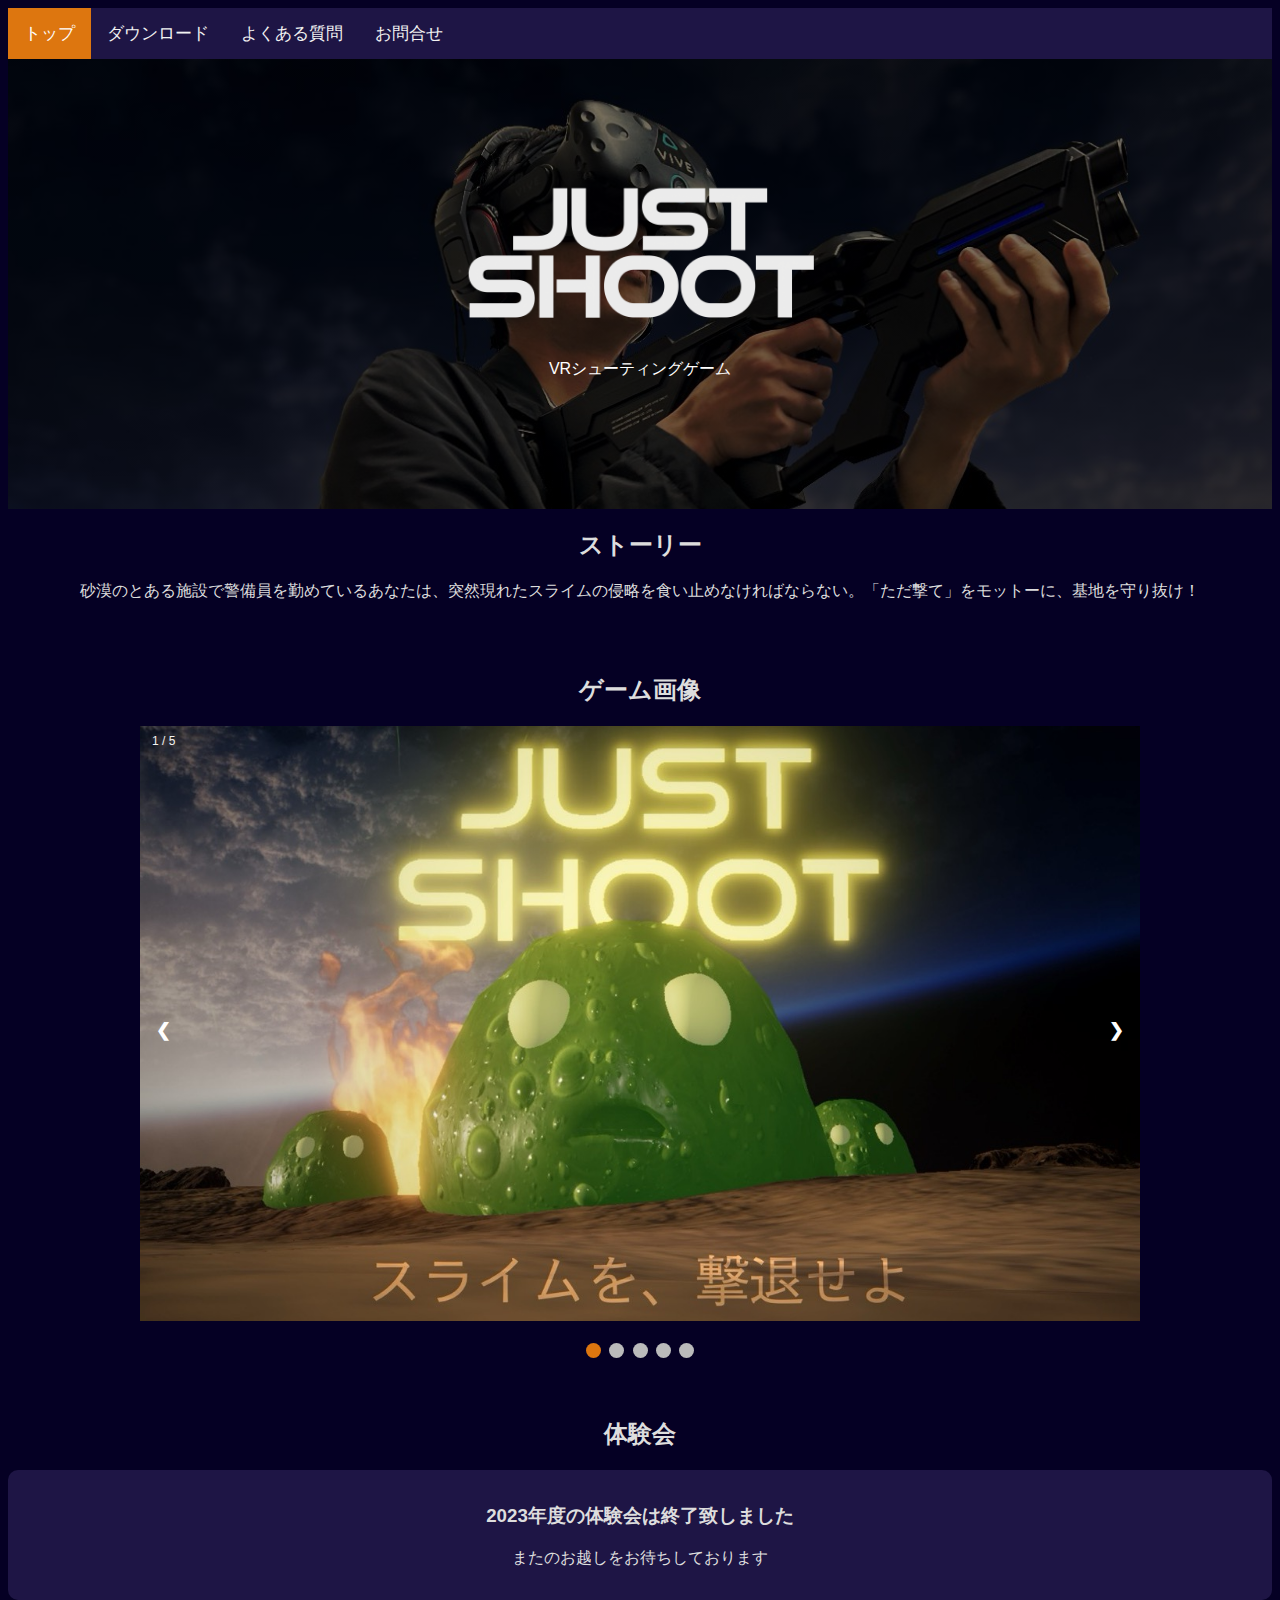
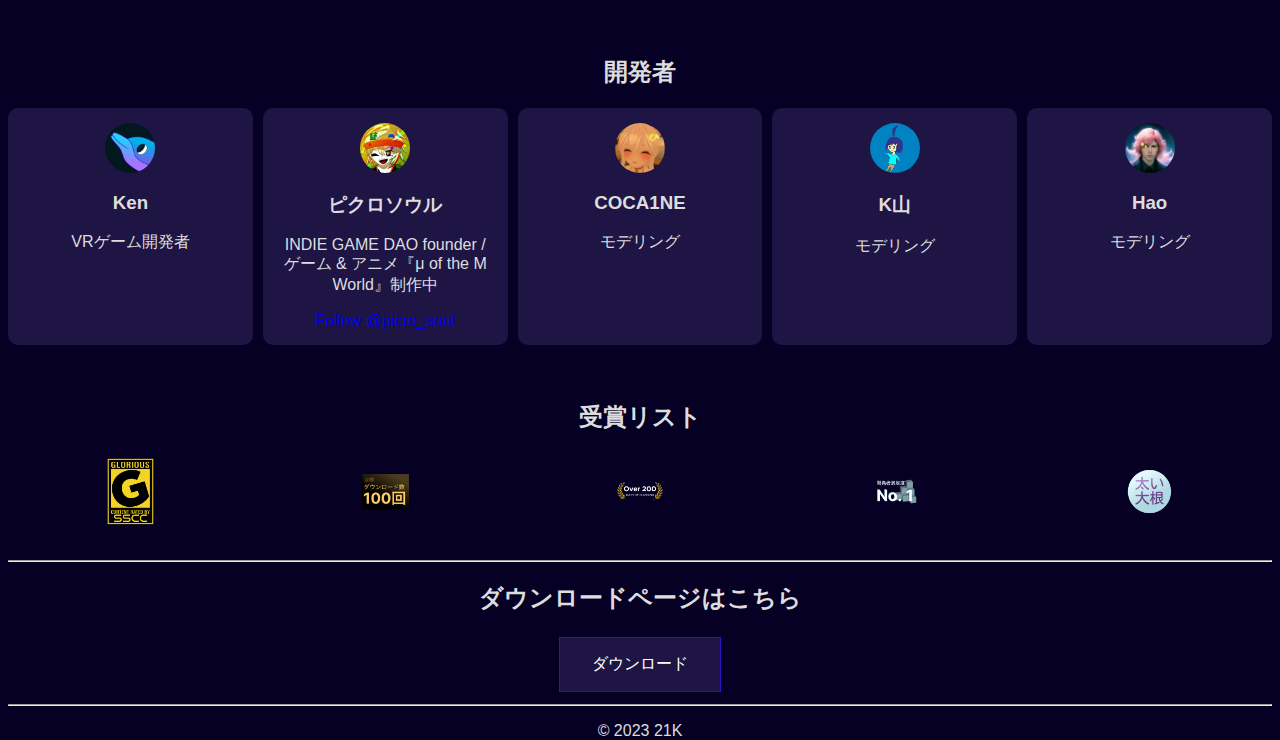
<file: index.html>
<!DOCTYPE html>
<head>
    <meta charset = "utf-8">

    <title>Just Shoot</title>
    <meta name="description" content="Just Shoot: The VR Game">
    <meta property="og:url" content="https://dyecon.github.io/justShoot">
    <meta property="og:type" content="website">
    <meta property="og:image" content="https://dyecon.github.io/justShoot/images/og-image.jpg">
    <meta property="og:image:width" content="1200">
    <meta property="og:image:height" content="627">
    
    <meta name="viewport" content="width=device-width, initial-scale=1, maximum-scale=1, minimum-scale=1" />
    <meta name="theme-color" content="#050024">
    <!-- Windows Phone -->
    <meta name="msapplication-navbutton-color" content="#050024">
    <!-- iOS Safari -->
    <meta name="apple-mobile-web-app-status-bar-style" content="#050024">
    <link rel="icon" type="image/x-icon" href="images/favicon.ico">
    <link rel="stylesheet" href="styles.css">
    <script>
      function topnavIcon() {
          var x = document.getElementById("myTopnav");
          if (x.className === "topnav") {
              x.className += " responsive";
          } else {
              x.className = "topnav";
          }
      }
  </script>
</head>

<body>
    <!--Menu icon for small screens-->
    <link rel="stylesheet" href="https://cdnjs.cloudflare.com/ajax/libs/font-awesome/4.7.0/css/font-awesome.min.css">

    <!--Top navigation bar-->
    <div class="topnav" id="myTopnav">
      <a href="index.html" class="active">トップ</a>
      <a href="download.html">ダウンロード</a>
      <a href="faq.html">よくある質問</a>
      <a href="contact.html">お問合せ</a>
      <a href="javascript:void(0);" class="icon" onclick="topnavIcon()">
        <i class="fa fa-bars"></i>
      </a>
    </div>

    <div class="hero-image">
        <div class="hero-text">
          <img src="images/logo.png" style="width:70%">
          <p>VRシューティングゲーム</p>
          <!--
          <button class = "downloadButton" onclick="location.href='download.html'" style="cursor:pointer">ダウンロード</button>
          -->
        </div>
    </div>
    <div class = centered>
        <h2>ストーリー</h2>
        <p>砂漠のとある施設で警備員を勤めているあなたは、突然現れたスライムの侵略を食い止めなければならない。「ただ撃て」をモットーに、基地を守り抜け！</p>
        <br><br>
        <h2>ゲーム画像</h2>
    </div>
    <div class="slideshow-container">

        <div class="mySlides fade">
          <div class="numbertext">1 / 5</div>
          <img src="images/gallery/1.jpg" style="width:100%">
          <div class="text"></div>
        </div>

        <div class="mySlides fade">
          <div class="numbertext">2 / 5</div>
          <img src="images/gallery/1_1.jpg" style="width:100%">
          <div class="text">臨場感MAX！</div>
        </div>
        
        <div class="mySlides fade">
          <div class="numbertext">3 / 5</div>
          <img src="images/gallery/2.jpg" style="width:100%">
          <div class="text">スライムを、撃退せよ</div>
        </div>
        
        <div class="mySlides fade">
          <div class="numbertext">4 / 5</div>
          <img src="images/gallery/3.jpg" style="width:100%">
          <div class="text">砂漠</div>
        </div>

        <div class="mySlides fade">
          <div class="numbertext">5 / 5</div>
          <img src="images/gallery/4.jpg" style="width:100%">
          <div class="text">撃って、撃って、撃ちまくれ！</div>
        </div>
        
        <a class="prev" onclick="plusSlides(-1)">❮</a>
        <a class="next" onclick="plusSlides(1)">❯</a>
        
    </div>
    <br>
    <div style="text-align:center">
        <span class="dot" onclick="currentSlide(1)"></span> 
        <span class="dot" onclick="currentSlide(2)"></span> 
        <span class="dot" onclick="currentSlide(3)"></span> 
        <span class="dot" onclick="currentSlide(4)"></span>
        <span class="dot" onclick="currentSlide(5)"></span>
    </div>
    <br>
    <br>
    <div class = "centered">
      <h2>体験会</h2>
        <div class = "grid">
          <!--
          <div class = "item">
            <h3>9/8・9/9（金・土）</h3>
            <p><a href = "https://mirai-compass.net/usr/shibusbj/event/evtIndex.jsf" style = "color:ghostwhite">飛龍祭</a>＠渋谷教育学園渋谷中学高等学校</p>
          </div>
          -->
          <div class = "item">
            <h3>2023年度の体験会は終了致しました</h3>
            <p>またのお越しをお待ちしております</p>
            <!--
            <p><a href = "https://www.komabasai.net/74/visitor/" style = "color:ghostwhite">駒場祭</a>＠東京大学駒場キャンパス（時間は要確認）</p>
            -->
          </div>
        </div>
        <br><br>
        <h2>開発者</h2>
        <div class = "grid">
          <div class = "item">
            <img src="images/k.png" alt="Avatar" class="avatar">
            <h3>Ken</h3>
            <p>VRゲーム開発者</p>
          </div>
          <div class = "item">
            <img src="images/picro_soul.jpg" alt="Avatar" class="avatar">
            <h3>ピクロソウル</h3>
            <p>INDIE GAME DAO founder / ゲーム & アニメ『μ of the M World』制作中</p>
            <a href="https://twitter.com/picro_soul?ref_src=twsrc%5Etfw" class="twitter-follow-button" data-show-count="false">Follow @picro_soul</a><script async src="https://platform.twitter.com/widgets.js" charset="utf-8"></script>
          </div>
          <div class = "item">
            <img src="images/Picture2.png" alt="Avatar" class="avatar">
            <h3>COCA1NE</h3>
            <p>モデリング</p>
          </div>
          <div class = "item">
            <img src="images/Picture3.png" alt="Avatar" class="avatar">
            <h3>K山</h3>
            <p>モデリング</p>
          </div>
          <div class = "item">
            <img src="images/Picture4.jpg" alt="Avatar" class="avatar">
            <h3>Hao</h3>
            <p>モデリング</p>
          </div>
        </div>
        <br><br>
        <h2>受賞リスト</h2>
        <div class = "grid">
          <div class = "item-plain">
            <img src = "images/rating-g.png" alt = "content rated glorious" style = "width:20%">
          </div><div class = "item-plain">
            <img src = "images/rating-3.png" alt = "開発の楽しさランキング第１位" style = "width: 20%;">
          </div>
          <div class = "item-plain">
            <img src = "images/rating copy.png" alt = "Over 200 days of planning" style = "width: 20%;">
          </div>
          <div class = "item-plain">
            <img src = "images/rating-wish3.png" alt = "目標100ダウンロード" style = "width: 20%;">
          </div>
          <div class = "item-plain">
            <img src = "images/rating-5.png" alt = "目標100ダウンロード" style = "width: 20%;">
          </div>
        </div>
        <br>
        <hr>
        <h2 id = "download">ダウンロードページはこちら</h2>
        <button class="downloadButton" onclick="location.href='download.html'" style="cursor:pointer">ダウンロード</button>
        <br>
        <hr>
    </div>
    <script type="text/javascript" src="script.js"></script>
    <footer>
      <div class = "centered">
        <p>© 2023 21K</p>
      </div>
    </footer>
</body>
</html>
</file>
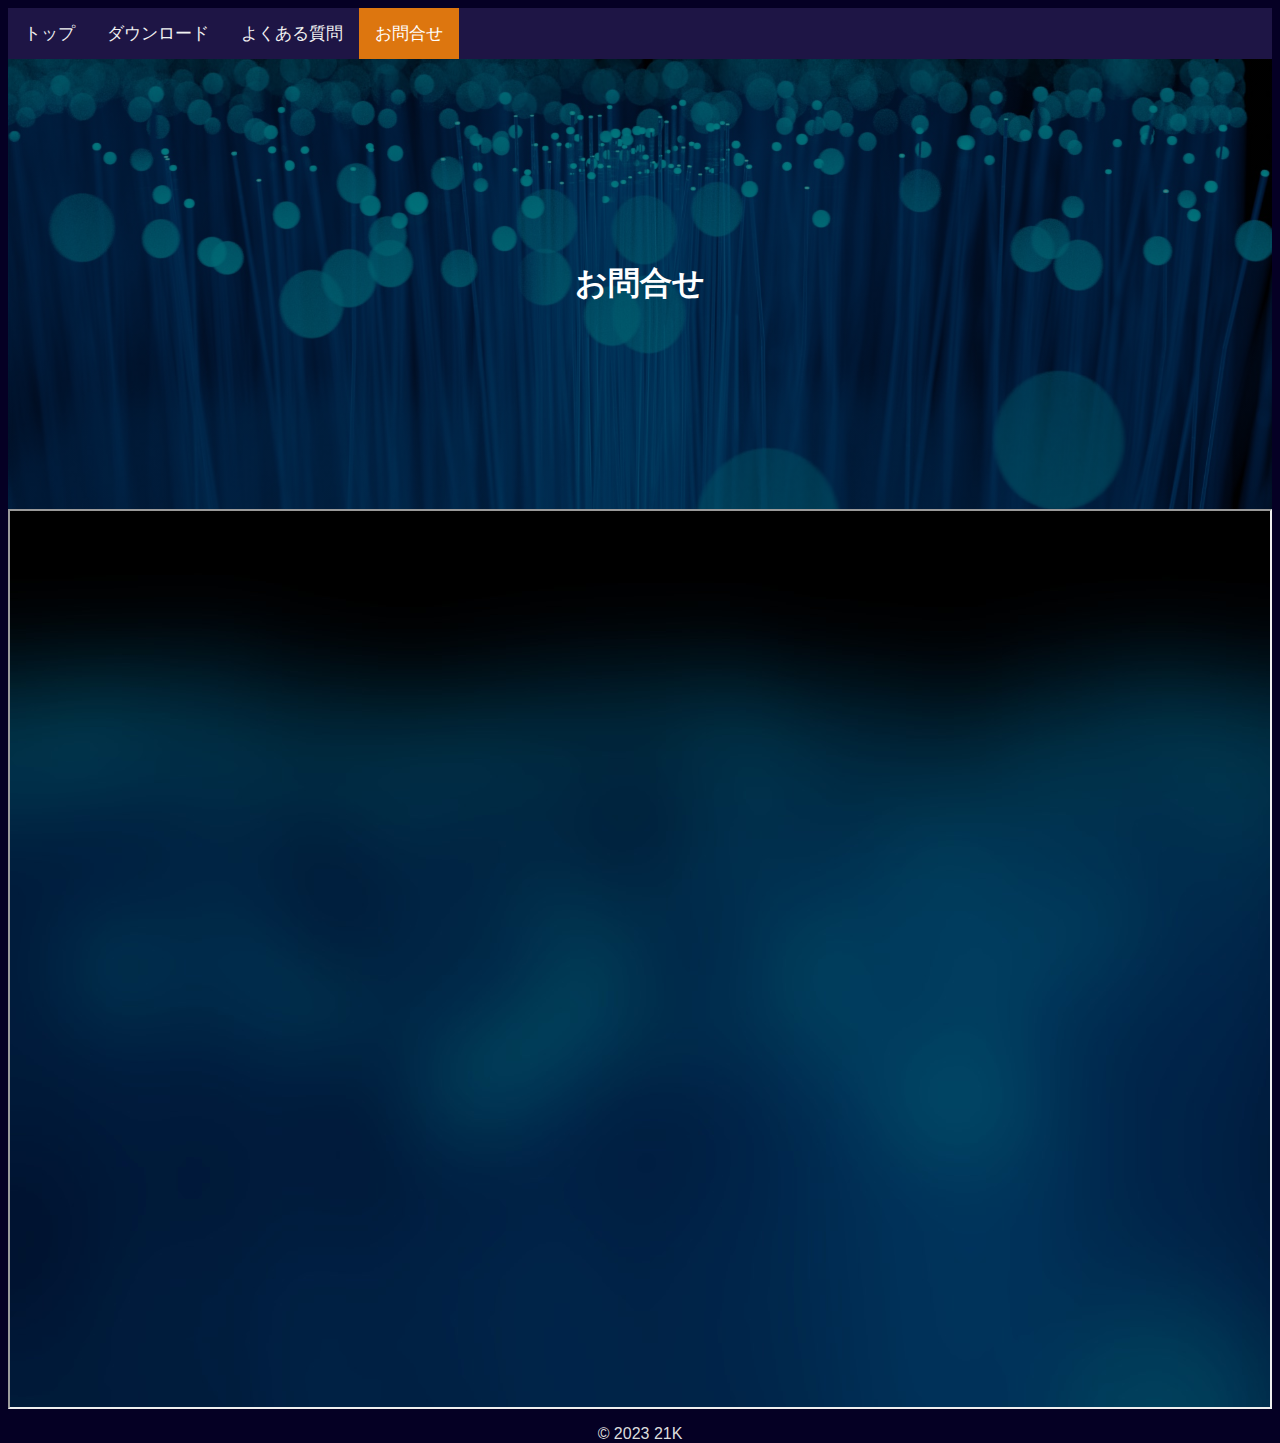
<file: contact.html>
<!DOCTYPE html>
<head>
    <meta charset = "utf-8">
    <title>Just Shoot - お問合せ</title>
    <meta name="description" content="Just Shoot: The VR Game">
    <meta name="viewport" content="width=device-width, initial-scale=1, maximum-scale=1, minimum-scale=1" />
    <meta name="theme-color" content="#050024">
    <!-- Windows Phone -->
    <meta name="msapplication-navbutton-color" content="#050024">
    <!-- iOS Safari -->
    <meta name="apple-mobile-web-app-status-bar-style" content="#050024">
    <link rel="icon" type="image/x-icon" href="/images/favicon.ico">
    <link rel="stylesheet" href="styles.css">
    <script>
      function topnavIcon() {
          var x = document.getElementById("myTopnav");
          if (x.className === "topnav") {
              x.className += " responsive";
          } else {
              x.className = "topnav";
          }
      }
  </script>
</head>
<body>
    <!--Menu icon for small screens-->
    <link rel="stylesheet" href="https://cdnjs.cloudflare.com/ajax/libs/font-awesome/4.7.0/css/font-awesome.min.css">

    <!--Top navigation bar-->
    <div class="topnav" id="myTopnav">
      <a href="index.html">トップ</a>
      <a href="download.html">ダウンロード</a>
      <a href="faq.html">よくある質問</a>
      <a href="contact.html" class="active">お問合せ</a>
      <a href="javascript:void(0);" class="icon" onclick="topnavIcon()">
        <i class="fa fa-bars"></i>
      </a>
    </div>

    <div class="hero-image-static">
        <div class="hero-text">
          <h1>お問合せ</h1>
        </div>
    </div>

    <!--Specify width:100% and height:100% to fix layout issues-->
    <div class = "centered" style = "width:100%; height:100%">
      <iframe src="https://docs.google.com/forms/d/e/1FAIpQLSek5L30tRUWhYKtPdThlDpHncHyIOCWDsCu1rC6IGQCE8--6w/viewform?embedded=true" style="display: flex; width: 100%; height: 100%; flex-direction: row; background-image:url('images/surveyBackground.jpg'); overflow: scroll;">読み込み中…</iframe>
    </div>
    <footer>
      <div class = "centered">
        <p>© 2023 21K</p>
      </div>
    </footer>
</body>
</html>
</file>
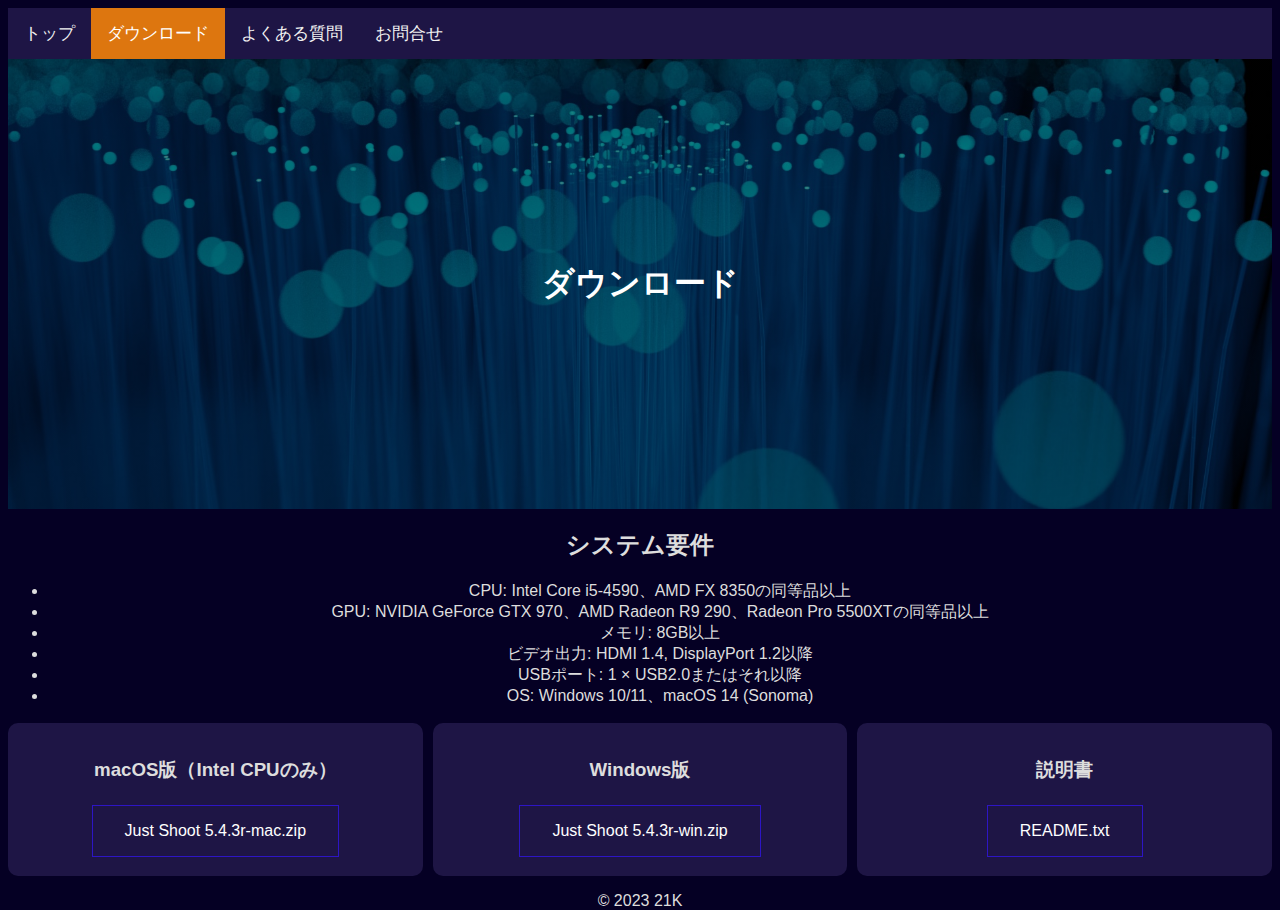
<file: download.html>
<!DOCTYPE html>
<head>
  <meta charset = "utf-8">
  <title>Just Shoot - ダウンロード</title>
  <meta name="description" content="Just Shoot: The VR Game">
  <meta name="viewport" content="width=device-width, initial-scale=1, maximum-scale=1, minimum-scale=1" />
  <meta name="theme-color" content="#050024">
  <!-- Windows Phone -->
  <meta name="msapplication-navbutton-color" content="#050024">
  <!-- iOS Safari -->
  <meta name="apple-mobile-web-app-status-bar-style" content="#050024">
  <link rel="icon" type="image/x-icon" href="/images/favicon.ico">
  <link rel="stylesheet" href="styles.css">
  <script>
      function topnavIcon() {
          var x = document.getElementById("myTopnav");
          if (x.className === "topnav") {
              x.className += " responsive";
          } else {
              x.className = "topnav";
          }
      }
  </script>
</head>
<body>
  <!--Menu icon for small screens-->
  <link rel="stylesheet" href="https://cdnjs.cloudflare.com/ajax/libs/font-awesome/4.7.0/css/font-awesome.min.css">

  <!--Top navigation bar-->
  <div class="topnav" id="myTopnav">
    <a href="index.html">トップ</a>
    <a href="download.html" class="active">ダウンロード</a>
    <a href="faq.html">よくある質問</a>
    <a href="contact.html">お問合せ</a>
    <a href="javascript:void(0);" class="icon" onclick="topnavIcon()">
      <i class="fa fa-bars"></i>
    </a>
  </div>

  <div class="hero-image-static">
      <div class="hero-text">
        <h1>ダウンロード</h1>
      </div>
  </div>

  <div class = "centered">
    <h2>システム要件</h2>
    <ul>
      <li>CPU: Intel Core i5-4590、AMD FX 8350の同等品以上</li>
      <li>GPU: NVIDIA GeForce GTX 970、AMD Radeon R9 290、Radeon Pro 5500XTの同等品以上</li>
      <li>メモリ: 8GB以上</li>
      <li>ビデオ出力: HDMI 1.4, DisplayPort 1.2以降</li>
      <li>USBポート: 1 × USB2.0またはそれ以降</li>
      <li>OS: Windows 10/11、macOS 14 (Sonoma)</li>
    </ul>
    <div class = "grid">
      <div class = "item">
        <h3>macOS版（Intel CPUのみ）</h3>
        <button class="downloadButton" onclick="location.href='https://onedrive.live.com/download?resid=800DCDB10BF847AA%21235774&authkey=!AEanI3L4Hy3kdys'" style="cursor:pointer">Just Shoot 5.4.3r-mac.zip</button>
      </div>
      <div class = "item">
        <h3>Windows版</h3>
        <button class="downloadButton" onclick="location.href='https://onedrive.live.com/download?resid=800DCDB10BF847AA%21235775&authkey=!ANKjjDDpw5QyEc8'">Just Shoot 5.4.3r-win.zip</button>
      </div>
      <div class = "item">
        <h3>説明書</h3>
        <button class="downloadButton" onclick = "location.href='https://onedrive.live.com/download?resid=800DCDB10BF847AA%21235770&authkey=!AISLFZkCI09Xjnk'">README.txt</button>
      </div>
    </div>
  </div>
  <script type="text/javascript" src="script.js"></script>
  <footer>
    <div class = "centered">
      <p>© 2023 21K</p>
    </div>
  </footer>
</body>
</html>
</file>
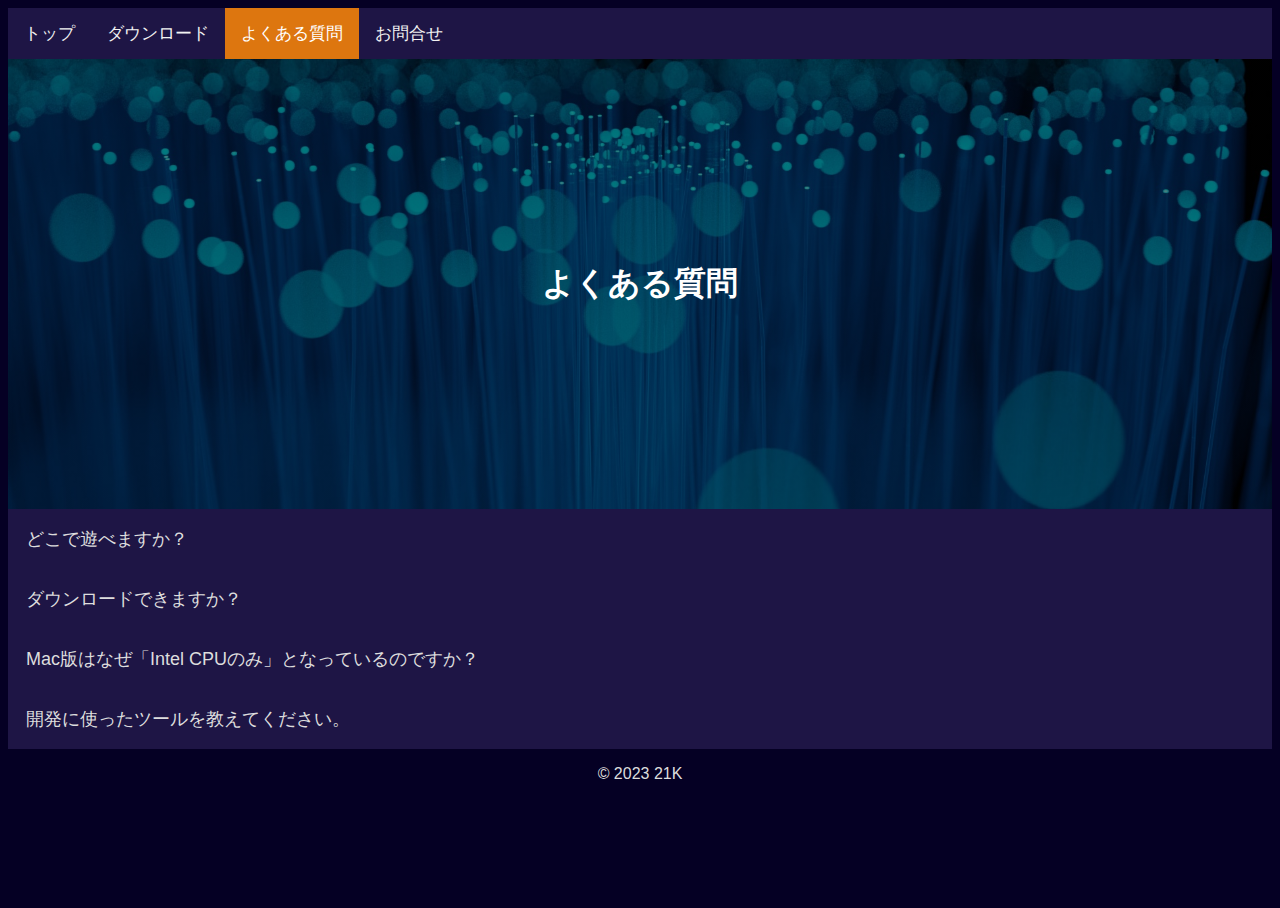
<file: faq.html>
<!DOCTYPE html>
<head>
    <meta charset = "utf-8">
    <title>Just Shoot - FAQ</title>
    <meta name="description" content="Just Shoot: The VR Game">
    <meta name="viewport" content="width=device-width, initial-scale=1, maximum-scale=1, minimum-scale=1" />
    <meta name="theme-color" content="#050024">
    <!-- Windows Phone -->
    <meta name="msapplication-navbutton-color" content="#050024">
    <!-- iOS Safari -->
    <meta name="apple-mobile-web-app-status-bar-style" content="#050024">
    <link rel="icon" type="image/x-icon" href="/images/favicon.ico">
    <link rel="stylesheet" href="styles.css">
    <script>
      function topnavIcon() {
          var x = document.getElementById("myTopnav");
          if (x.className === "topnav") {
              x.className += " responsive";
          } else {
              x.className = "topnav";
          }
      }
  </script>
</head>
<body>
  <!--Menu icon for small screens-->
  <link rel="stylesheet" href="https://cdnjs.cloudflare.com/ajax/libs/font-awesome/4.7.0/css/font-awesome.min.css">

  <!--Top navigation bar-->
  <div class="topnav" id="myTopnav">
    <a href="index.html">トップ</a>
    <a href="download.html">ダウンロード</a>
    <a href="faq.html" class="active">よくある質問</a>
    <a href="contact.html">お問合せ</a>
    <a href="javascript:void(0);" class="icon" onclick="topnavIcon()">
      <i class="fa fa-bars"></i>
    </a>
  </div>

  <div class="hero-image-static">
      <div class="hero-text">
        <h1>よくある質問</h1>
      </div>
  </div>

  <button class="accordion">どこで遊べますか？</button>
  <div class="panel">
    <p>最新のイベント情報はトップページからご確認ください。</p>
  </div>

  <button class="accordion">ダウンロードできますか？</button>
  <div class="panel">
    <p>「ダウンロード」のページから確認できます。</p>
  </div>

  <button class="accordion">Mac版はなぜ「Intel CPUのみ」となっているのですか？</button>
  <div class="panel">
    <p>Apple Silicon搭載のMacではSteamVRが動作しないためです。</p>
  </div>

  <button class="accordion">開発に使ったツールを教えてください。</button>
  <div class="panel">
    <p>UnityとBlenderです。</p>
  </div>

  <script type="text/javascript" src="script.js"></script>
  <footer>
    <div class = "centered">
      <p>© 2023 21K</p>
    </div>
  </footer>
</body>
</html>
</file>
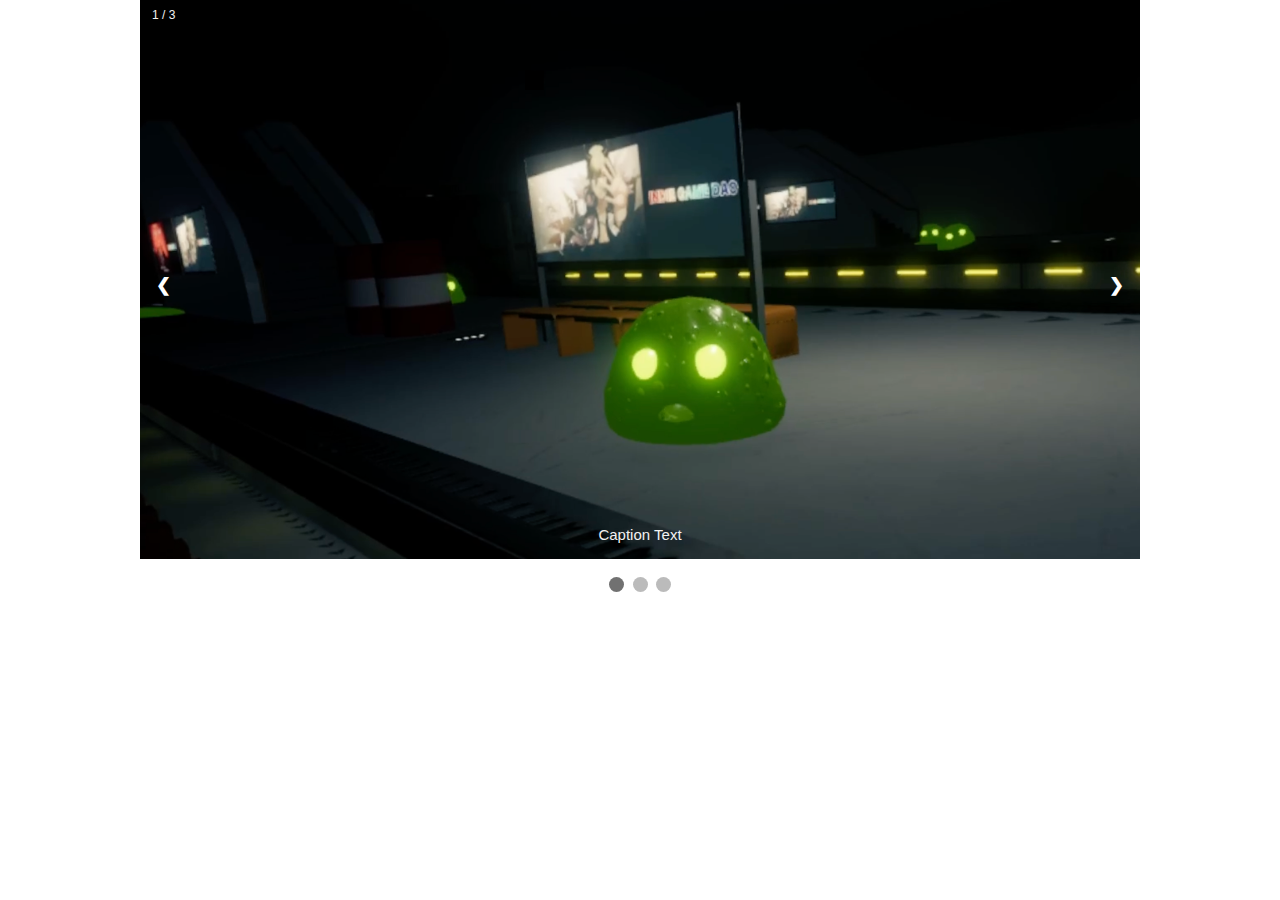
<file: test.html>
<!DOCTYPE html>
<html>
<head>
<meta name="viewport" content="width=device-width, initial-scale=1">
<meta charset = "utf-8">
<style>
* {box-sizing: border-box}
body {font-family: Verdana, sans-serif; margin:0}
.mySlides {display: none}
img {vertical-align: middle;}

/* Slideshow container */
.slideshow-container {
  max-width: 1000px;
  position: relative;
  margin: auto;
}

/* Next & previous buttons */
.prev, .next {
  cursor: pointer;
  position: absolute;
  top: 50%;
  width: auto;
  padding: 16px;
  margin-top: -22px;
  color: white;
  font-weight: bold;
  font-size: 18px;
  transition: 0.6s ease;
  border-radius: 0 3px 3px 0;
  user-select: none;
}

/* Position the "next button" to the right */
.next {
  right: 0;
  border-radius: 3px 0 0 3px;
}

/* On hover, add a black background color with a little bit see-through */
.prev:hover, .next:hover {
  background-color: rgba(0,0,0,0.8);
}

/* Caption text */
.text {
  color: #f2f2f2;
  font-size: 15px;
  padding: 8px 12px;
  position: absolute;
  bottom: 8px;
  width: 100%;
  text-align: center;
}

/* Number text (1/3 etc) */
.numbertext {
  color: #f2f2f2;
  font-size: 12px;
  padding: 8px 12px;
  position: absolute;
  top: 0;
}

/* The dots/bullets/indicators */
.dot {
  cursor: pointer;
  height: 15px;
  width: 15px;
  margin: 0 2px;
  background-color: #bbb;
  border-radius: 50%;
  display: inline-block;
  transition: background-color 0.6s ease;
}

.active, .dot:hover {
  background-color: #717171;
}

/* Fading animation */
.fade {
  animation-name: fade;
  animation-duration: 1.5s;
}

@keyframes fade {
  from {opacity: .4} 
  to {opacity: 1}
}

/* On smaller screens, decrease text size */
@media only screen and (max-width: 300px) {
  .prev, .next,.text {font-size: 11px}
}
</style>
</head>
<body>

<div class="slideshow-container">

<div class="mySlides fade">
  <div class="numbertext">1 / 3</div>
  <img src="images/gallery/1.png" style="width:100%">
  <div class="text">Caption Text</div>
</div>

<div class="mySlides fade">
  <div class="numbertext">2 / 3</div>
  <img src="images/gallery/2.png" style="width:100%">
  <div class="text">Caption Two</div>
</div>

<div class="mySlides fade">
  <div class="numbertext">3 / 3</div>
  <img src="images/gallery/3.png" style="width:100%">
  <div class="text">Caption Three</div>
</div>

<a class="prev" onclick="plusSlides(-1)">❮</a>
<a class="next" onclick="plusSlides(1)">❯</a>

</div>
<br>

<div style="text-align:center">
  <span class="dot" onclick="currentSlide(1)"></span> 
  <span class="dot" onclick="currentSlide(2)"></span> 
  <span class="dot" onclick="currentSlide(3)"></span> 
</div>

<script>
let slideIndex = 1;
showSlides(slideIndex);

function plusSlides(n) {
  showSlides(slideIndex += n);
}

function currentSlide(n) {
  showSlides(slideIndex = n);
}

function showSlides(n) {
  let i;
  let slides = document.getElementsByClassName("mySlides");
  let dots = document.getElementsByClassName("dot");
  if (n > slides.length) {slideIndex = 1} 
  if (n < 1) {slideIndex = slides.length}
  for (i = 0; i < slides.length; i++) {
    slides[i].style.display = "none"; 
  }
  for (i = 0; i < dots.length; i++) {
    dots[i].className = dots[i].className.replace(" active", "");
  }
  slides[slideIndex-1].style.display = "block"; 
  dots[slideIndex-1].className += " active";
}
</script>

</body>
</html>
</file>
<file: styles.css>
/* General */
body {
    background-color: rgb(5, 0, 36);
    color:#ddd;
    font-family: 'Segoe UI', Tahoma, Geneva, Verdana, sans-serif;
}


/* Add a black background color to the top navigation */
.topnav {
    background-color: #1e1545;
    overflow: hidden;
  }
  
/* Style the links inside the navigation bar */
.topnav a {
float: left;
display: block;
color: #f2f2f2;
text-align: center;
padding: 14px 16px;
text-decoration: none;
font-size: 17px;
}

/* Change the color of links on hover */
.topnav a:hover {
background-color: #ddd;
color: black;
}

/* Add an active class to highlight the current page */
.topnav a.active {
background-color: #dd760f;
color: white;
}

/* Hide the link that should open and close the topnav on small screens */
.topnav .icon {
display: none;
}

/* When the screen is less than 600 pixels wide, hide all links, except for the first one ("Home"). Show the link that contains should open and close the topnav (.icon) */
@media screen and (max-width: 600px) {
    .topnav a:not(:first-child) {display: none;}
    .topnav a.icon {
      float: right;
      display: block;
    }
}
  
/* The "responsive" class is added to the topnav with JavaScript when the user clicks on the icon. This class makes the topnav look good on small screens (display the links vertically instead of horizontally) */
@media screen and (max-width: 600px) {
    .topnav.responsive {position: relative;}
    .topnav.responsive a.icon {
        position: absolute;
        right: 0;
        top: 0;
    }
    .topnav.responsive a {
        float: none;
        display: block;
        text-align: left;
    }
}

body, html {
    height: 100%;
}
/* The hero image */
.hero-image {
    /* Use "linear-gradient" to add a darken background effect to the image (photographer.jpg). This will make the text easier to read */
    background-image: linear-gradient(rgba(0, 0, 0, 0.5), rgba(0, 0, 0, 0.5)), url("images/hero-image.jpg");
    background-color: blue;
    /* Set a specific height */
    height: 50%;
  
    /* Position and center the image to scale nicely on all screens */
    background-position: center;
    background-repeat: no-repeat;
    background-size: cover;
    position: relative;
}

/* The hero image but STATIC */
.hero-image-static {
    /* Use "linear-gradient" to add a darken background effect to the image (photographer.jpg). This will make the text easier to read */
    background-image: linear-gradient(rgba(0, 0, 0, 0.5), rgba(0, 0, 0, 0.5)), url("images/static.jpeg");
    background-color: blue;
    /* Set a specific height */
    height: 50%;
  
    /* Position and center the image to scale nicely on all screens */
    background-position: center;
    background-repeat: no-repeat;
    background-size: cover;
    position: relative;
}
  
/* Place text in the middle of the image */
.hero-text {
    text-align: center;
    position: absolute;
    top: 50%;
    left: 50%;
    transform: translate(-50%, -50%);
    color: white;
}

.centered{
    text-align: center;
}

.grid {
    display: grid;
    gap: 10px;
    grid-template-columns: repeat(auto-fit, minmax(200px, 1fr));
}
.item {
    border-radius: 10px;
    background: #1e1545;
    padding: 15px;
    text-align: center;
}
.item-plain {
  border-radius: 5px;
  background: none;
  padding: 5px;
  text-align: center;
}

.avatar{
    vertical-align: middle;
    width: 50px;
    height: 50px;
    border-radius: 50%;
}

.downloadButton {
    background-color: #1e1545;
    border: 1px solid rgb(45, 21, 197);
    color: white;
    padding: 16px 32px;
    text-align: center;
    font-size: 16px;
    margin: 4px 2px;
    transition: 0.3s;
}
  
.downloadButton:hover {
    background-color: #dd760f;
    color: white;
}




/* Slideshow */

* {box-sizing:border-box}

/* Slideshow container */
.slideshow-container {
  max-width: 1000px;
  position: relative;
  margin: auto;
}

/* Hide the images by default */
.mySlides {
  display: none;
}

/* Next & previous buttons */
.prev, .next {
  cursor: pointer;
  position: absolute;
  top: 50%;
  width: auto;
  margin-top: -22px;
  padding: 16px;
  color: white;
  font-weight: bold;
  font-size: 18px;
  transition: 0.6s ease;
  border-radius: 0 3px 3px 0;
  user-select: none;
}

/* Position the "next button" to the right */
.next {
  right: 0;
  border-radius: 3px 0 0 3px;
}

/* On hover, add a black background color with a little bit see-through */
.prev:hover, .next:hover {
  background-color: rgba(0,0,0,0.8);
}

/* Caption text */
.text {
  color: #f2f2f2;
  font-size: 15px;
  padding: 8px 12px;
  position: absolute;
  bottom: 8px;
  width: 100%;
  text-align: center;
}

/* Number text (1/3 etc) */
.numbertext {
  color: #f2f2f2;
  font-size: 12px;
  padding: 8px 12px;
  position: absolute;
  top: 0;
}

/* The dots/bullets/indicators */
.dot {
  cursor: pointer;
  height: 15px;
  width: 15px;
  margin: 0 2px;
  background-color: #bbb;
  border-radius: 50%;
  display: inline-block;
  transition: background-color 0.6s ease;
}

.active, .dot:hover {
  background-color: #717171;
}

/* Fading animation */
.fade {
  animation-name: fade;
  animation-duration: 1.5s;
}

@keyframes fade {
  from {opacity: .4} 
  to {opacity: 1}
}






/* Accordion */
.accordion {
    background-color: #1e1545;
    color: #ddd;
    cursor: pointer;
    padding: 18px;
    width: 100%;
    border: none;
    text-align: left;
    outline: none;
    font-size: 15px;
    transition: 0.4s;
    font-size:large
}
  
.active, .accordion:hover {
    background-color: #dd760f;
}
  
.panel {
    padding: 0 18px;
    background-color: rgb(5, 0, 36);
    max-height: 0;
    overflow: hidden;
    transition: max-height 0.2s ease-out;
}
</file>
